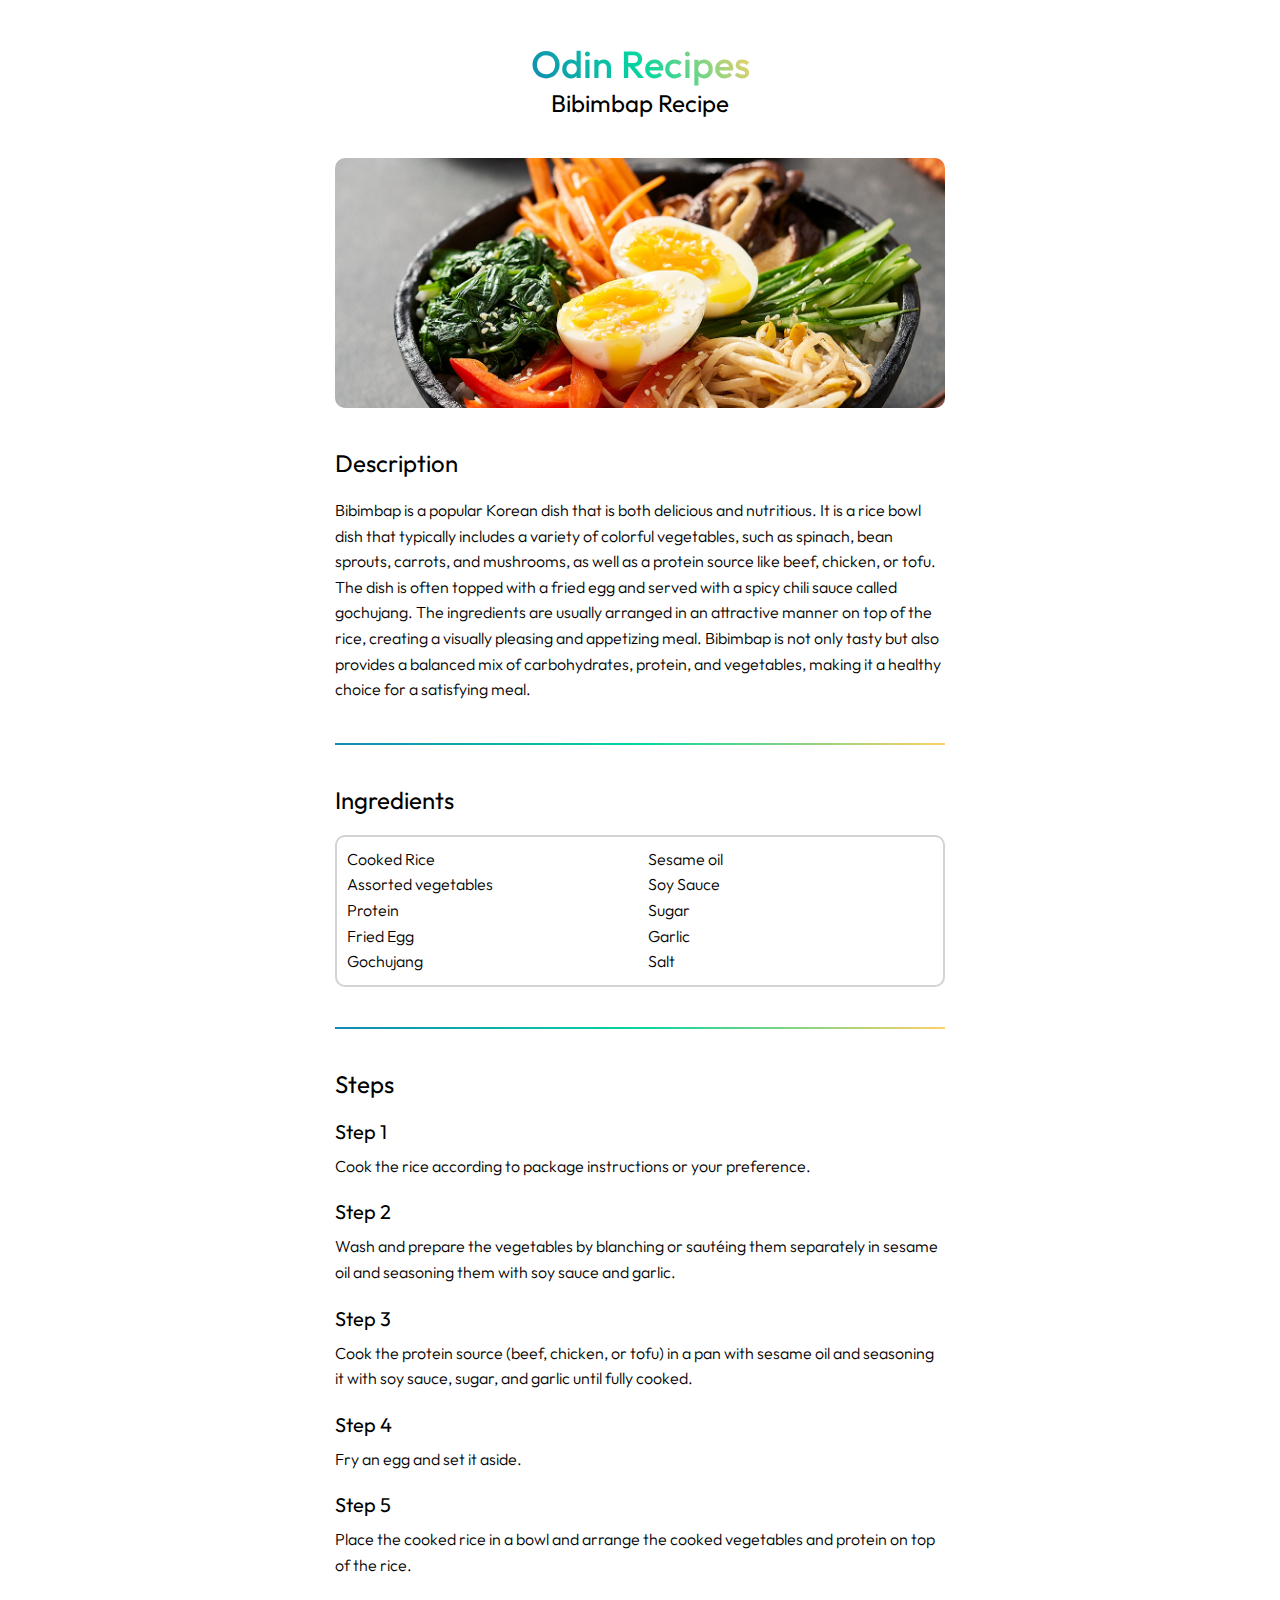
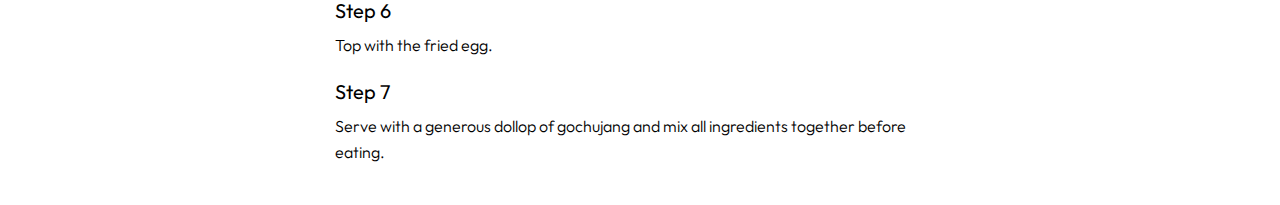
<file: recipes/bibimbap.html>
<!DOCTYPE html>
<html lang="en">
<head>
    <meta charset="UTF-8">
    <meta http-equiv="X-UA-Compatible" content="IE=edge">
    <meta name="viewport" content="width=device-width, initial-scale=1.0">
    <link rel="preconnect" href="https://fonts.googleapis.com">
    <link rel="preconnect" href="https://fonts.gstatic.com" crossorigin>
    <link href="https://fonts.googleapis.com/css2?family=Outfit:wght@100;200;300;400;500;600&display=swap" rel="stylesheet">
    <link rel="stylesheet" href="styles.css">
    <title>Bibimbap</title>
</head>
<body>
    <section>
        <div class="blog-container">
            <a class="logo-wrapper" href="../index.html">
                <div>
                    <div class="logo">Odin Recipes</div>
                    <h1>Bibimbap Recipe</h1>
                </div>
            </a>    
            <div class="blog-image"></div>
            <div class="content-wrapper">
                <h2>Description</h2>
                <p>Bibimbap is a popular Korean dish that is both delicious and nutritious. It is a rice bowl dish that typically includes a variety of colorful vegetables, such as spinach, bean sprouts, carrots, and mushrooms, as well as a protein source like beef, chicken, or tofu. The dish is often topped with a fried egg and served with a spicy chili sauce called gochujang. The ingredients are usually arranged in an attractive manner on top of the rice, creating a visually pleasing and appetizing meal. Bibimbap is not only tasty but also provides a balanced mix of carbohydrates, protein, and vegetables, making it a healthy choice for a satisfying meal.</p>
            </div>  
            <div class="divider"></div>
            <div class="content-wrapper">
                <h2>Ingredients</h2>
                <div class="ingredients">
                    <ul>
                        <li>Cooked Rice</li>
                        <li>Assorted vegetables</li>
                        <li>Protein</li>
                        <li>Fried Egg</li>
                        <li>Gochujang</li>
                        <li>Sesame oil</li>
                        <li>Soy Sauce</li>
                        <li>Sugar</li>
                        <li>Garlic</li>
                        <li>Salt</li>
                    </ul>    
                </div>    
            </div>
            <div class="divider"></div>
            <div class="content-wrapper">
                <h2>Steps</h2>
                <ol class="steps">
                    <div class="step-wrapper">
                        <div class="step">Step 1</div>
                        <li>Cook the rice according to package instructions or your preference.</li>    
                    </div>
                    <div class="step-wrapper">
                        <div class="step">Step 2</div>
                        <li>Wash and prepare the vegetables by blanching or sautéing them separately in sesame oil and seasoning them with soy sauce and garlic.</li>    
                    </div>
                    <div class="step-wrapper">
                        <div class="step">Step 3</div>
                        <li>Cook the protein source (beef, chicken, or tofu) in a pan with sesame oil and seasoning it with soy sauce, sugar, and garlic until fully cooked.</li>    
                    </div>
                    <div class="step-wrapper">
                        <div class="step">Step 4</div>
                        <li>Fry an egg and set it aside.</li>    
                    </div>
                    <div class="step-wrapper">
                        <div class="step">Step 5</div>
                        <li>Place the cooked rice in a bowl and arrange the cooked vegetables and protein on top of the rice.</li>    
                    </div>
                    <div class="step-wrapper">
                        <div class="step">Step 6</div>
                        <li>Top with the fried egg.</li>    
                    </div>
                    <div class="step-wrapper">
                        <div class="step">Step 7</div>
                        <li>Serve with a generous dollop of gochujang and mix all ingredients together before eating.</li>    
                    </div>
                </ol>    
            </div>
        </div> 
    </section>   
</body>
</html>
</file>
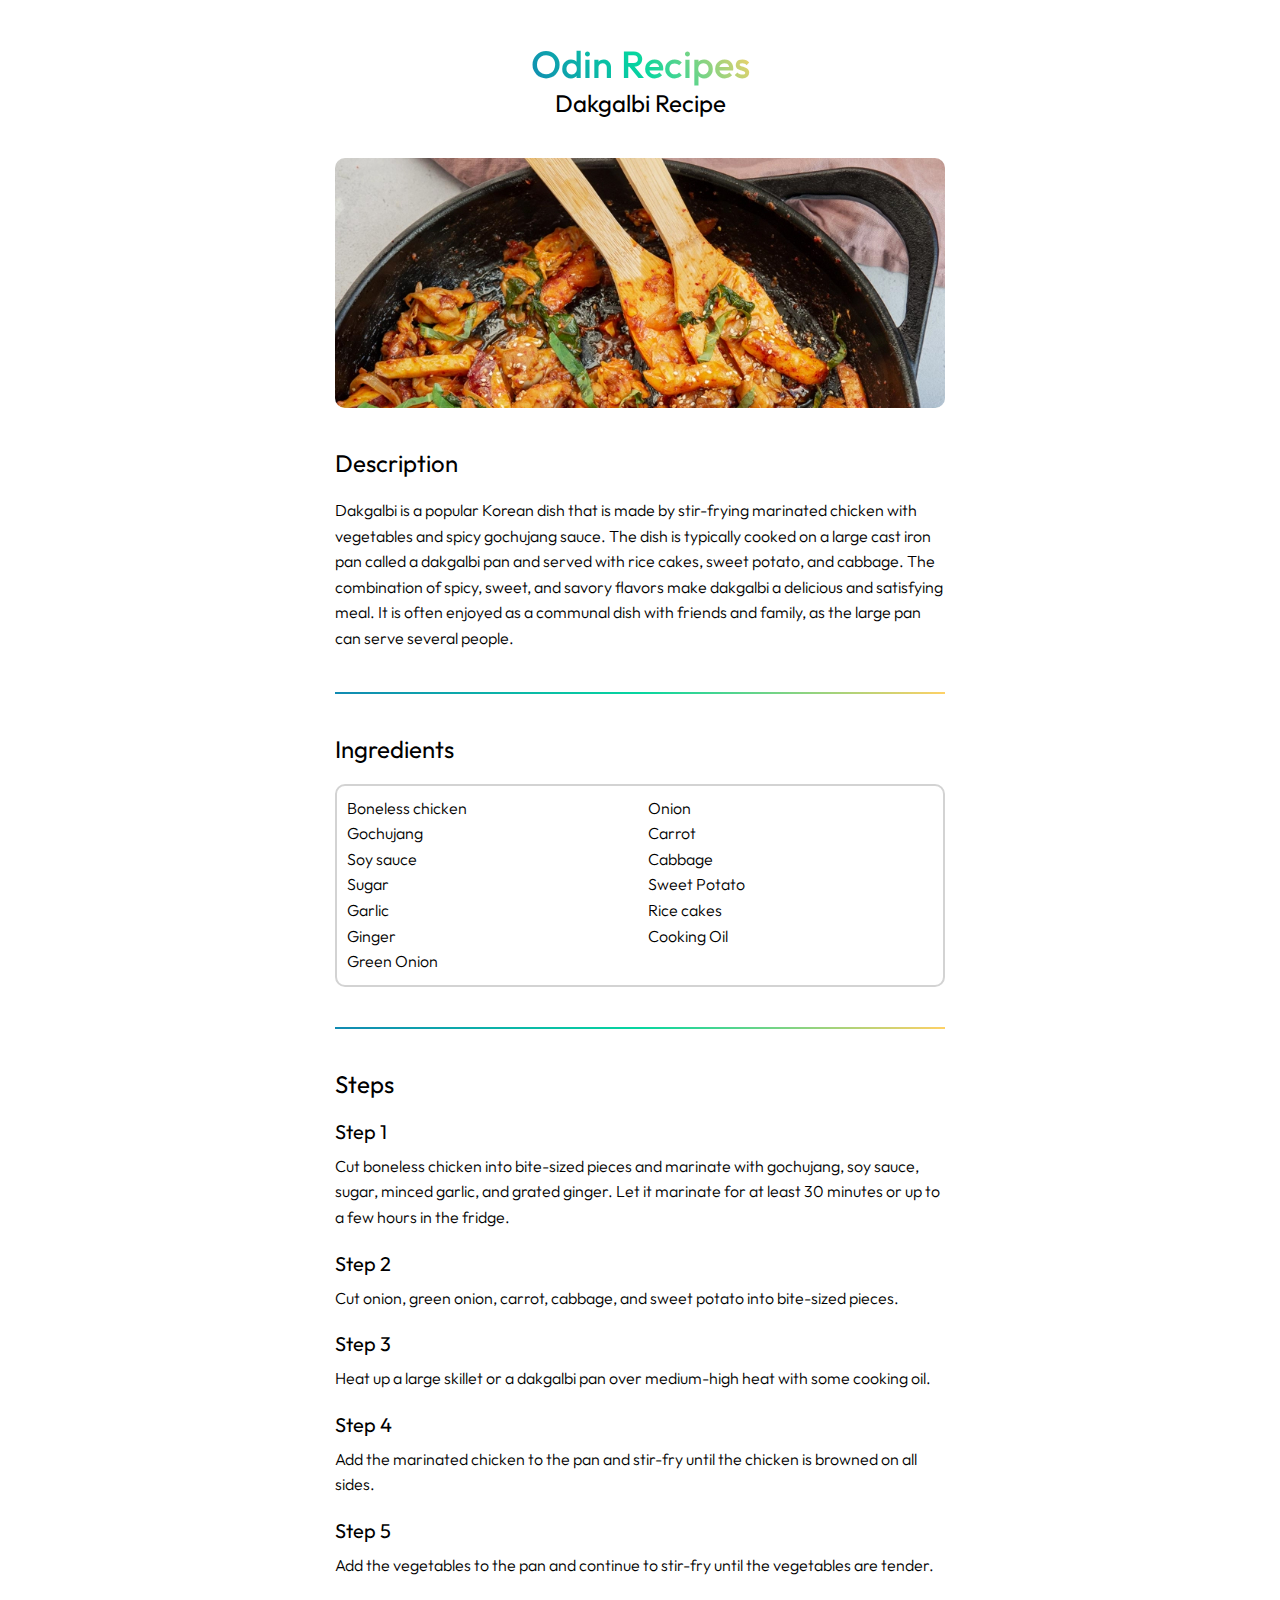
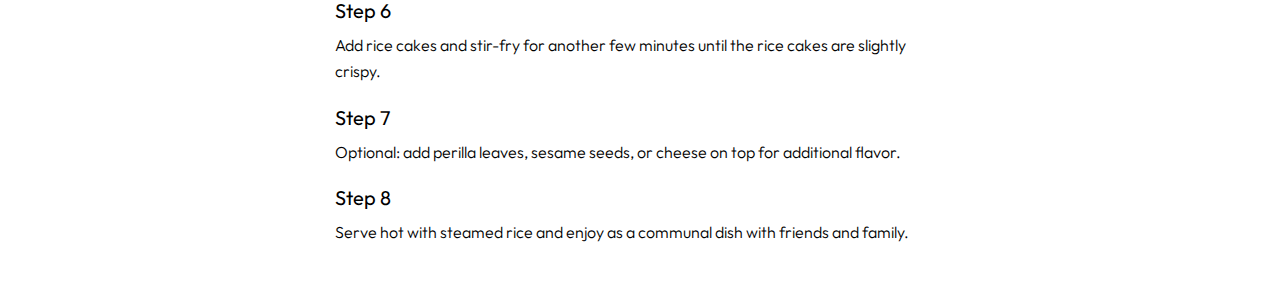
<file: recipes/dakgalbi.html>
<!DOCTYPE html>
<html lang="en">
<head>
    <meta charset="UTF-8">
    <meta http-equiv="X-UA-Compatible" content="IE=edge">
    <meta name="viewport" content="width=device-width, initial-scale=1.0">
    <link rel="preconnect" href="https://fonts.googleapis.com">
    <link rel="preconnect" href="https://fonts.gstatic.com" crossorigin>
    <link href="https://fonts.googleapis.com/css2?family=Outfit:wght@100;200;300;400;500;600&display=swap" rel="stylesheet">
    <link rel="stylesheet" href="styles.css">
    <title>Dakgalbi</title>
</head>
<body>
    <section>
        <div class="blog-container">
            <a class="logo-wrapper" href="../index.html">
                <div>
                    <div class="logo">Odin Recipes</div>
                    <h1>Dakgalbi Recipe</h1>
                </div>
            </a>    
            <div class="blog-image two"></div>
            <div class="content-wrapper">
                <h2>Description</h2>
                <p>Dakgalbi is a popular Korean dish that is made by stir-frying marinated chicken with vegetables and spicy gochujang sauce. The dish is typically cooked on a large cast iron pan called a dakgalbi pan and served with rice cakes, sweet potato, and cabbage. The combination of spicy, sweet, and savory flavors make dakgalbi a delicious and satisfying meal. It is often enjoyed as a communal dish with friends and family, as the large pan can serve several people.</p>
            </div>  
            <div class="divider"></div>
            <div class="content-wrapper">
                <h2>Ingredients</h2>
                <div class="ingredients">
                    <ul>
                        <li>Boneless chicken</li>
                        <li>Gochujang</li>
                        <li>Soy sauce</li>
                        <li>Sugar</li>
                        <li>Garlic</li>
                        <li>Ginger</li>
                        <li>Green Onion</li>
                        <li>Onion</li>
                        <li>Carrot</li>
                        <li>Cabbage</li>
                        <li>Sweet Potato</li>
                        <li>Rice cakes</li>
                        <li>Cooking Oil</li>
                    </ul>    
                </div>    
            </div>
            <div class="divider"></div>
            <div class="content-wrapper">
                <h2>Steps</h2>
                <ol class="steps">
                    <div class="step-wrapper">
                        <div class="step">Step 1</div>
                        <li>Cut boneless chicken into bite-sized pieces and marinate with gochujang, soy sauce, sugar, minced garlic, and grated ginger. Let it marinate for at least 30 minutes or up to a few hours in the fridge.</li>    
                    </div>
                    <div class="step-wrapper">
                        <div class="step">Step 2</div>
                        <li>Cut onion, green onion, carrot, cabbage, and sweet potato into bite-sized pieces.</li>    
                    </div>
                    <div class="step-wrapper">
                        <div class="step">Step 3</div>
                        <li>Heat up a large skillet or a dakgalbi pan over medium-high heat with some cooking oil.</li>    
                    </div>
                    <div class="step-wrapper">
                        <div class="step">Step 4</div>
                        <li>Add the marinated chicken to the pan and stir-fry until the chicken is browned on all sides.</li>    
                    </div>
                    <div class="step-wrapper">
                        <div class="step">Step 5</div>
                        <li>Add the vegetables to the pan and continue to stir-fry until the vegetables are tender.</li>    
                    </div>
                    <div class="step-wrapper">
                        <div class="step">Step 6</div>
                        <li>Add rice cakes and stir-fry for another few minutes until the rice cakes are slightly crispy.</li>    
                    </div>
                    <div class="step-wrapper">
                        <div class="step">Step 7</div>
                        <li>Optional: add perilla leaves, sesame seeds, or cheese on top for additional flavor.</li>    
                    </div>
                    <div class="step-wrapper">
                        <div class="step">Step 8</div>
                        <li>Serve hot with steamed rice and enjoy as a communal dish with friends and family.</li>    
                    </div>
                </ol>    
            </div>
        </div> 
    </section>
</body>
</html>
</file>
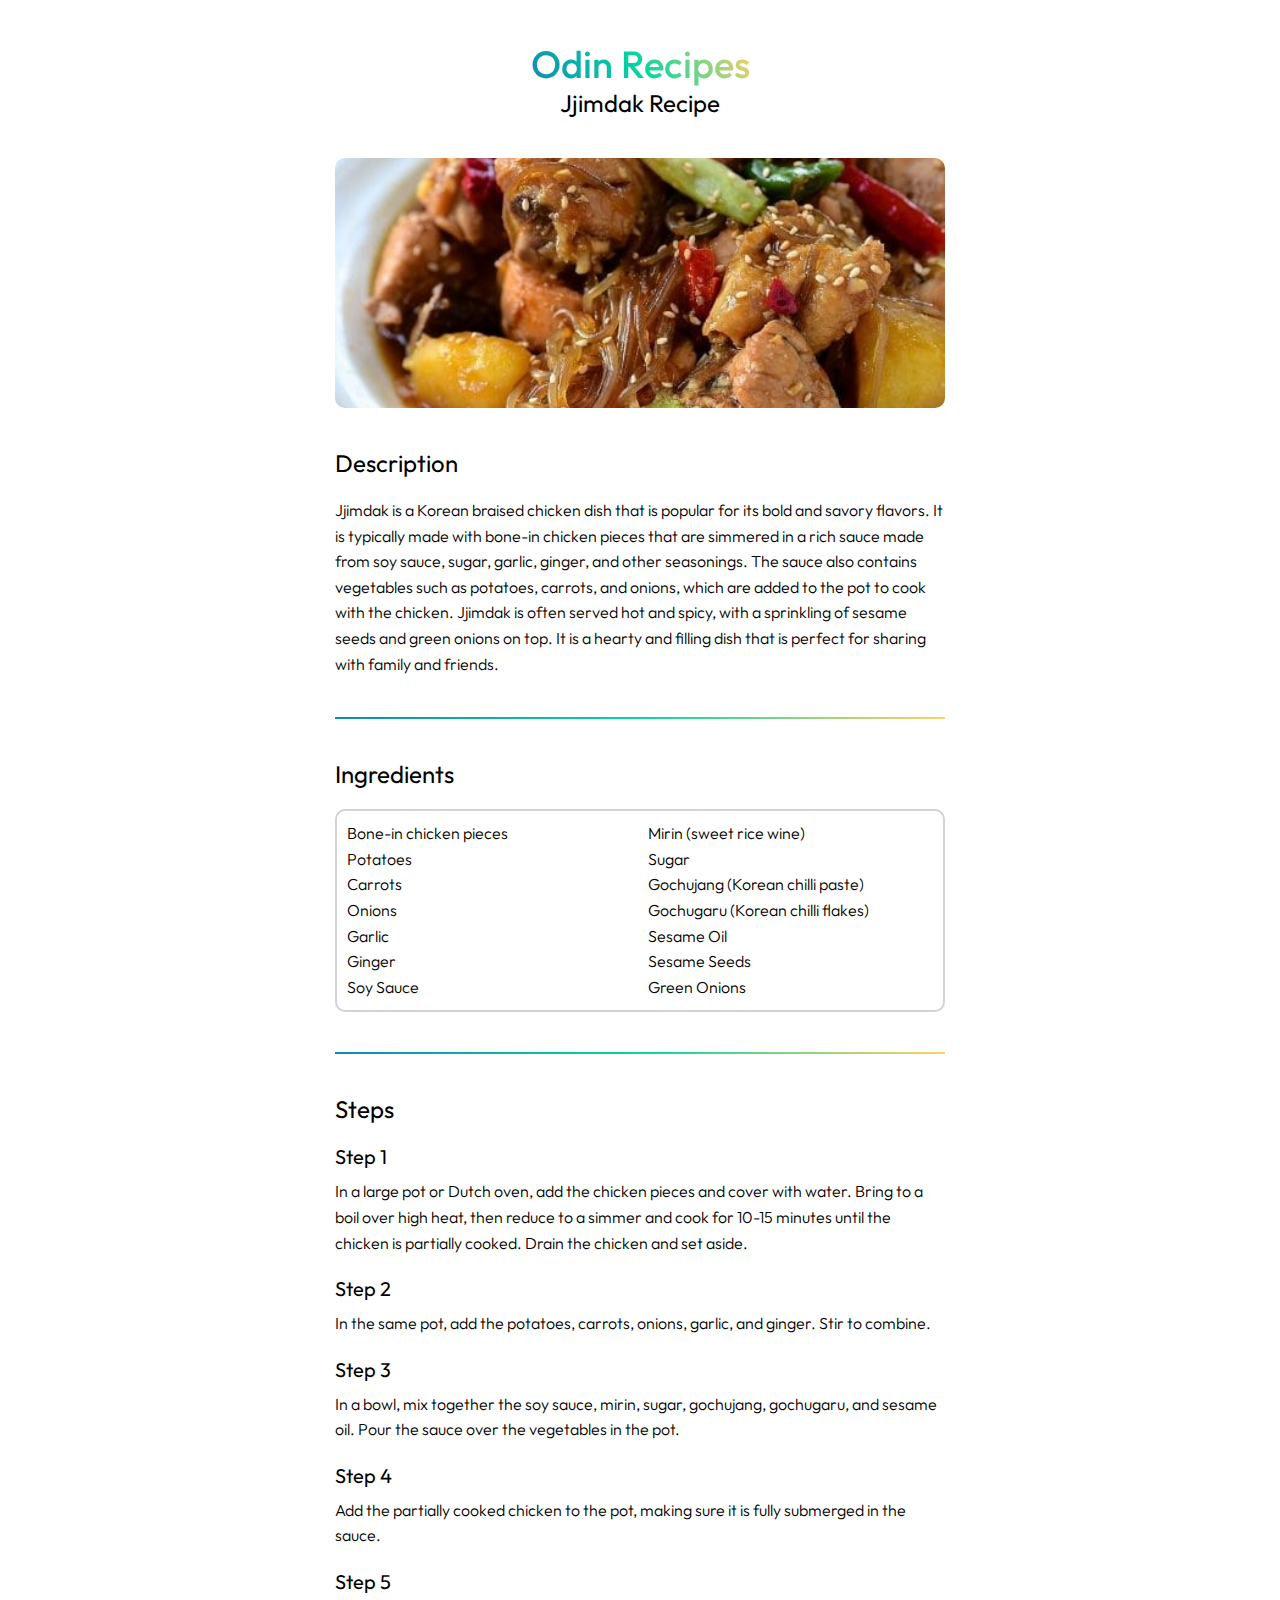
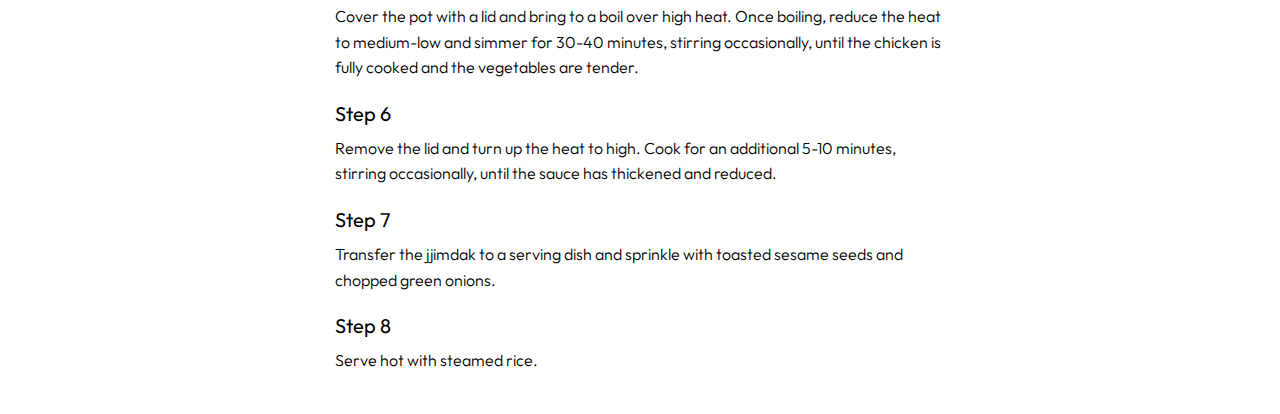
<file: recipes/jjimdak.html>
<!DOCTYPE html>
<html lang="en">
<head>
    <meta charset="UTF-8">
    <meta http-equiv="X-UA-Compatible" content="IE=edge">
    <meta name="viewport" content="width=device-width, initial-scale=1.0">
    <link rel="preconnect" href="https://fonts.googleapis.com">
    <link rel="preconnect" href="https://fonts.gstatic.com" crossorigin>
    <link href="https://fonts.googleapis.com/css2?family=Outfit:wght@100;200;300;400;500;600&display=swap" rel="stylesheet">
    <link rel="stylesheet" href="styles.css">
    <title>Jjimdak</title>
</head>
<body>
    <section>
        <div class="blog-container">
            <a class="logo-wrapper" href="../index.html">
                <div>
                    <div class="logo">Odin Recipes</div>
                    <h1>Jjimdak Recipe</h1>
                </div>
            </a>    
            <div class="blog-image three"></div>
            <div class="content-wrapper">
                <h2>Description</h2>
                <p>Jjimdak is a Korean braised chicken dish that is popular for its bold and savory flavors. It is typically made with bone-in chicken pieces that are simmered in a rich sauce made from soy sauce, sugar, garlic, ginger, and other seasonings. The sauce also contains vegetables such as potatoes, carrots, and onions, which are added to the pot to cook with the chicken. Jjimdak is often served hot and spicy, with a sprinkling of sesame seeds and green onions on top. It is a hearty and filling dish that is perfect for sharing with family and friends.</p>
            </div>  
            <div class="divider"></div>
            <div class="content-wrapper">
                <h2>Ingredients</h2>
                <div class="ingredients">
                    <ul>
                        <li>Bone-in chicken pieces</li>
                        <li>Potatoes</li>
                        <li>Carrots</li>
                        <li>Onions</li>
                        <li>Garlic</li>
                        <li>Ginger</li>
                        <li>Soy Sauce</li>
                        <li>Mirin (sweet rice wine)</li>
                        <li>Sugar</li>
                        <li>Gochujang (Korean chilli paste)</li>
                        <li>Gochugaru (Korean chilli flakes)</li>
                        <li>Sesame Oil</li>
                        <li>Sesame Seeds</li>
                        <li>Green Onions</li>
                    </ul>    
                </div>    
            </div>
            <div class="divider"></div>
            <div class="content-wrapper">
                <h2>Steps</h2>
                <ol class="steps">
                    <div class="step-wrapper">
                        <div class="step">Step 1</div>
                        <li>In a large pot or Dutch oven, add the chicken pieces and cover with water. Bring to a boil over high heat, then reduce to a simmer and cook for 10-15 minutes until the chicken is partially cooked. Drain the chicken and set aside.</li>    
                    </div>
                    <div class="step-wrapper">
                        <div class="step">Step 2</div>
                        <li>In the same pot, add the potatoes, carrots, onions, garlic, and ginger. Stir to combine.</li>    
                    </div>
                    <div class="step-wrapper">
                        <div class="step">Step 3</div>
                        <li>In a bowl, mix together the soy sauce, mirin, sugar, gochujang, gochugaru, and sesame oil. Pour the sauce over the vegetables in the pot.</li>    
                    </div>
                    <div class="step-wrapper">
                        <div class="step">Step 4</div>
                        <li>Add the partially cooked chicken to the pot, making sure it is fully submerged in the sauce.</li>    
                    </div>
                    <div class="step-wrapper">
                        <div class="step">Step 5</div>
                        <li>Cover the pot with a lid and bring to a boil over high heat. Once boiling, reduce the heat to medium-low and simmer for 30-40 minutes, stirring occasionally, until the chicken is fully cooked and the vegetables are tender.</li>    
                    </div>
                    <div class="step-wrapper">
                        <div class="step">Step 6</div>
                        <li>Remove the lid and turn up the heat to high. Cook for an additional 5-10 minutes, stirring occasionally, until the sauce has thickened and reduced.</li>    
                    </div>
                    <div class="step-wrapper">
                        <div class="step">Step 7</div>
                        <li>Transfer the jjimdak to a serving dish and sprinkle with toasted sesame seeds and chopped green onions.</li>    
                    </div>
                    <div class="step-wrapper">
                        <div class="step">Step 8</div>
                        <li>Serve hot with steamed rice.</li>    
                    </div>
                </ol>    
            </div>
        </div> 
    </section>
</body>
</html>
</file>
<file: recipes/styles.css>
* {
    font-family: 'Outfit', sans-serif;
    padding: 0px;
    margin: 0px;
    box-sizing: border-box;
}

h1 {
    font-size: 24px;
    font-weight: 400;
}

h2 {
    font-weight: 400;
}

section {
    display: flex;
    flex-direction: column;
    justify-content: center;
    align-items: center;
}

.blog-container {
    max-width: 650px;
    display: flex;
    flex-direction: column;
    align-items: center;
    gap: 40px;
    padding: 40px 20px;
}

.logo-wrapper {
    transition-property: all;
    transition-duration: 200ms;
}

.logo-wrapper:hover {
    transform: scale(1.1);
}

.logo, h1 {
    text-align: center;
}

.logo {
    background-image: linear-gradient(60deg, #118AB2, #06D6A0, #FFD166);
    -webkit-background-clip: text;
    color: transparent;
    display: inline;
    margin: auto;
    font-size: 38px;
    font-weight: 500;
}

a {
    text-decoration: none;
    color: inherit;
    cursor: pointer;
}

.blog-image {
    width: 100%;
    height: 250px;
    background-image: url(../images/bibimbap2.jpeg);
    background-size: cover;
    border-radius: 10px;
}

.two {
    background-image: url(../images/dakgalpi.jpg);
}

.three {
    background-image: url(../images/jjimdak.jpg);
    background-position: center;
}

.divider {
    width: 100%;
    height: 2px;
    background-image: linear-gradient(60deg, #118AB2, #06D6A0, #FFD166);
}

ul, ol {
    list-style-type: none;
}

.content-wrapper {
    display: flex;
    flex-direction: column;
    width: 100%;
    gap: 20px;
}

.ingredients {
    column-count: 2;
    padding: 10px;
    border-radius: 10px;
    border: 2px solid lightgray;
}

ul {
    display: flex;
    flex-direction: column;
}

ol {
    display: flex;
    flex-direction: column;
    gap: 20px;
}

.step {
    font-size: 20px;
}

.step-wrapper {
    display: flex;
    flex-direction: column;
    gap: 10px;
}

div > li, ul, p {
    font-weight: 300;
    line-height: 160%;
}
</file>
